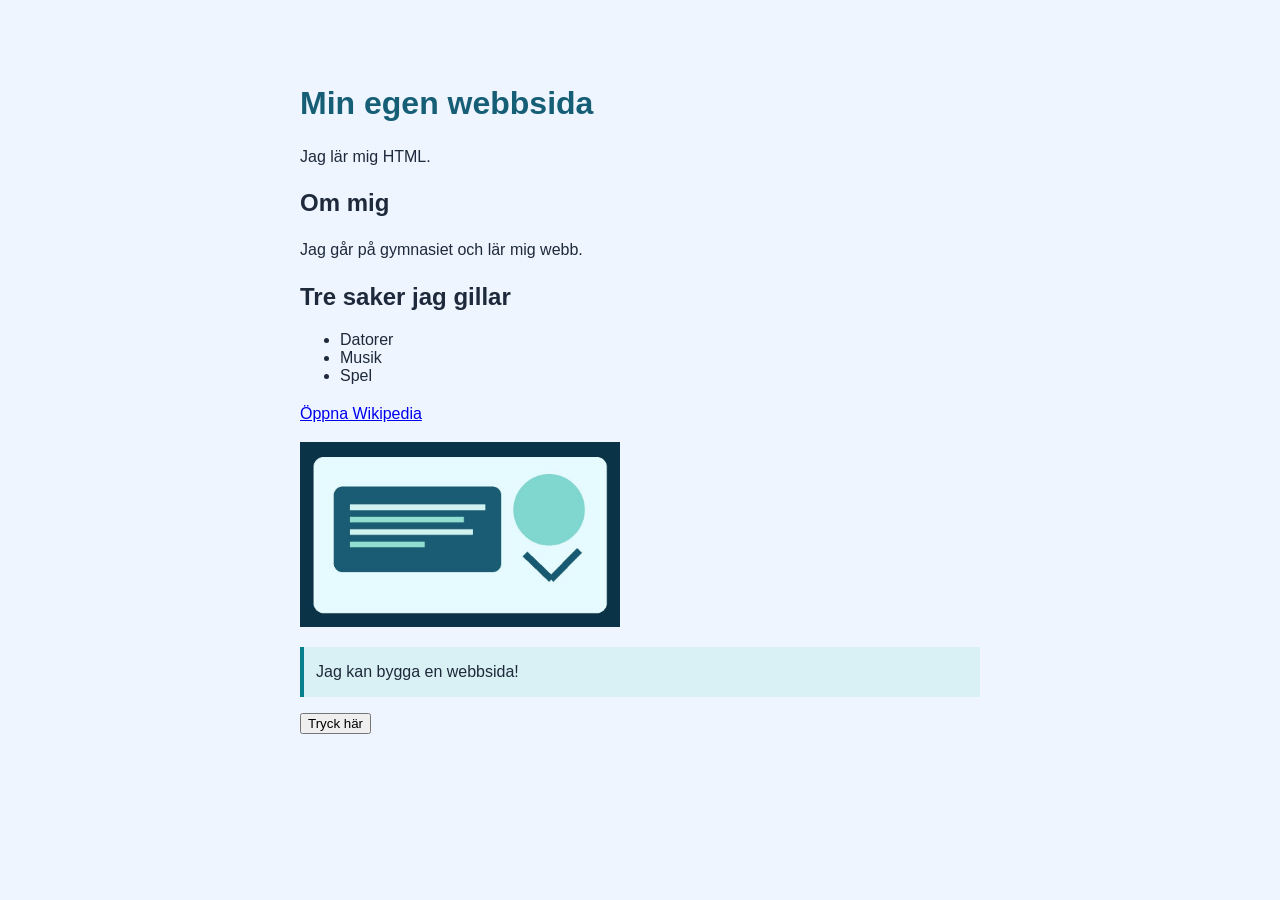
<file: facit/index.html>
<!DOCTYPE html>
<html lang="sv">
<head>
  <meta charset="UTF-8">
  <meta name="viewport" content="width=device-width, initial-scale=1.0">
  <title>Min egen webbsida</title>
  <link rel="stylesheet" href="style.css">
  <script src="script.js" defer></script>
</head>
<body>
  <h1>Min egen webbsida</h1>
  <p>Jag lär mig HTML.</p>
  <h2>Om mig</h2>
  <p>Jag går på gymnasiet och lär mig webb.</p>
  <h2>Tre saker jag gillar</h2>
  <ul>
    <li>Datorer</li>
    <li>Musik</li>
    <li>Spel</li>
  </ul>
  <p><a href="https://www.wikipedia.org/">Öppna Wikipedia</a></p>
  <img src="bild.jpg" alt="En bild av kod och en bock" width="320">
  <p class="viktigt">Jag kan bygga en webbsida!</p>
  <button id="hejKnapp">Tryck här</button>
  <p id="svar"></p>
</body>
</html>
</file>
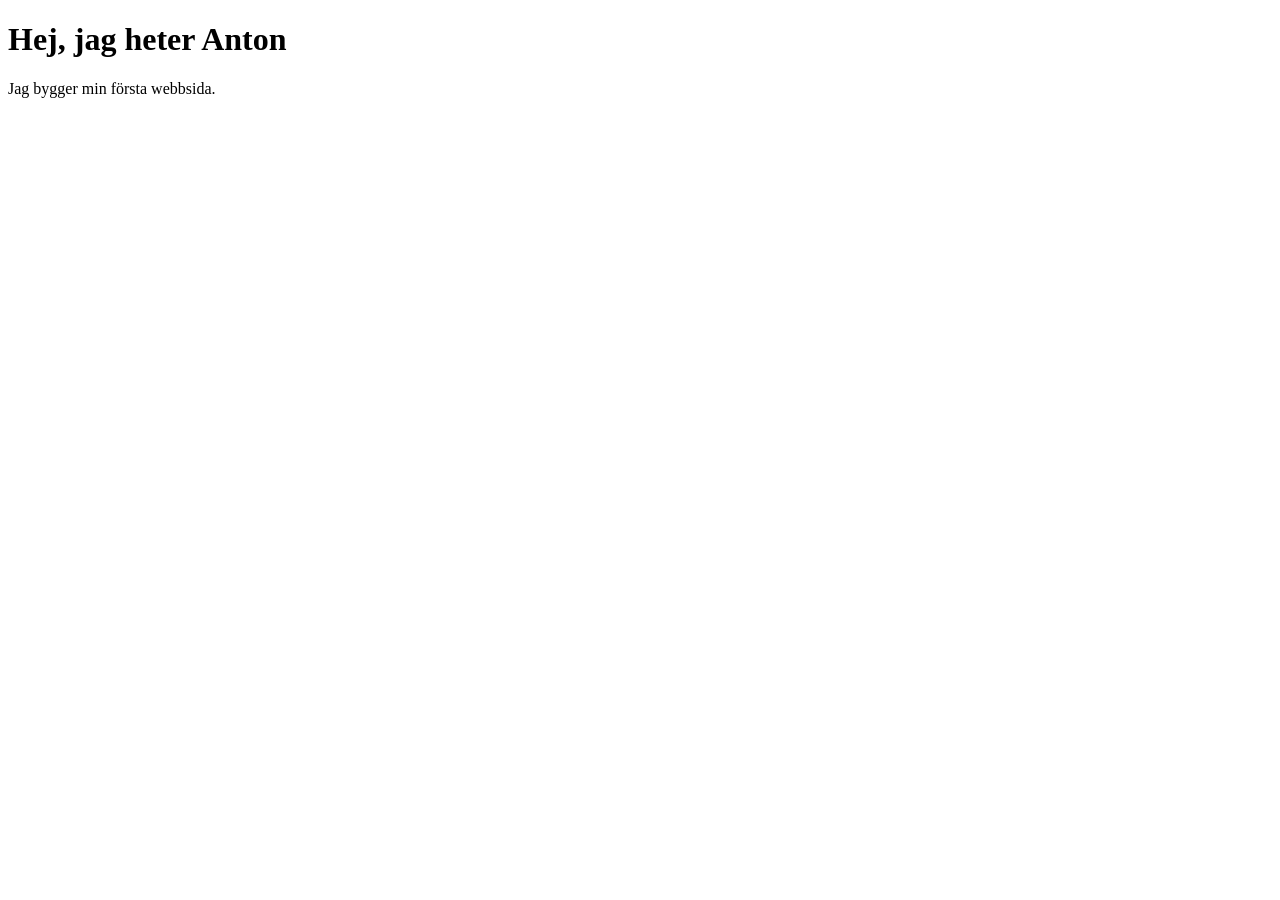
<file: min-webb/index.html>
<!DOCTYPE html>
<html lang="sv">
<head>
  <meta charset="UTF-8">
  <meta name="viewport" content="width=device-width, initial-scale=1.0">
  <title>Min första sida</title>
</head>
<body>
  <h1>Hej, jag heter Anton</h1>
  <p>Jag bygger min första webbsida.</p>
</body>
</html>
</file>
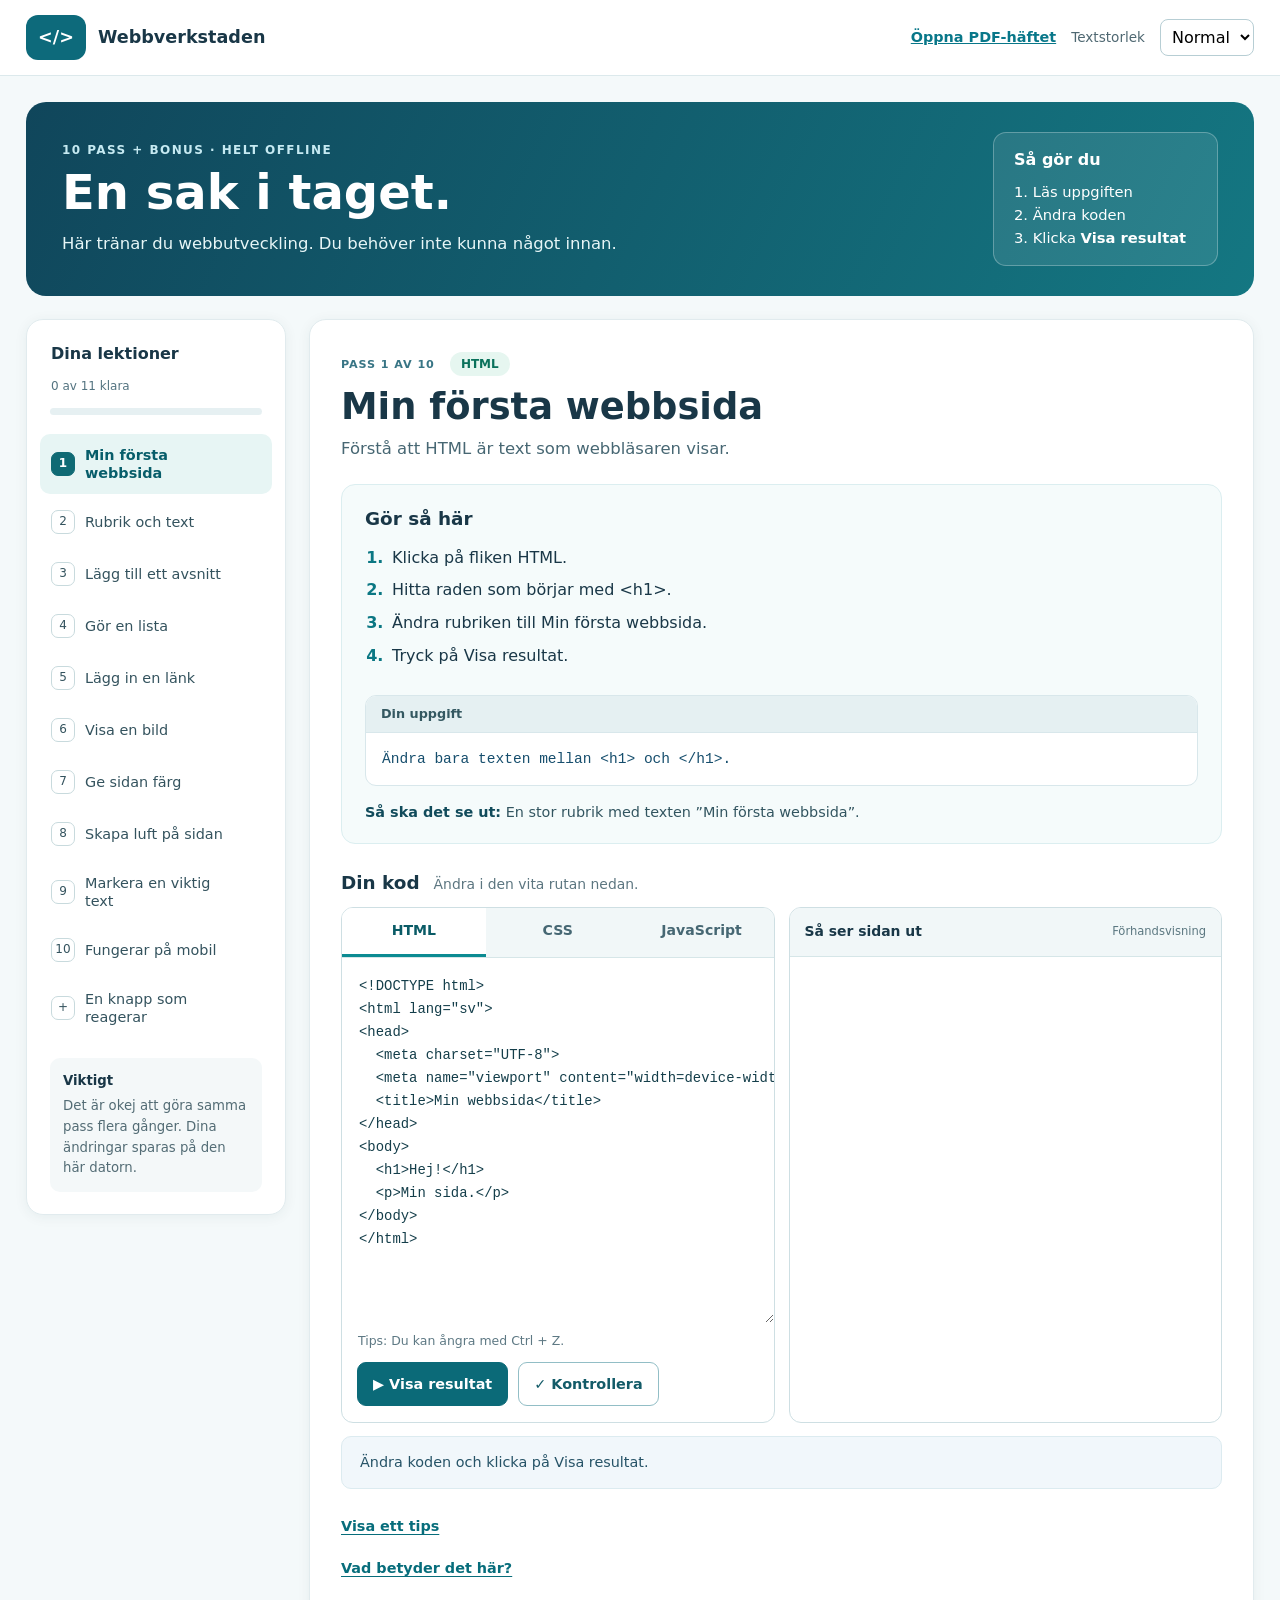
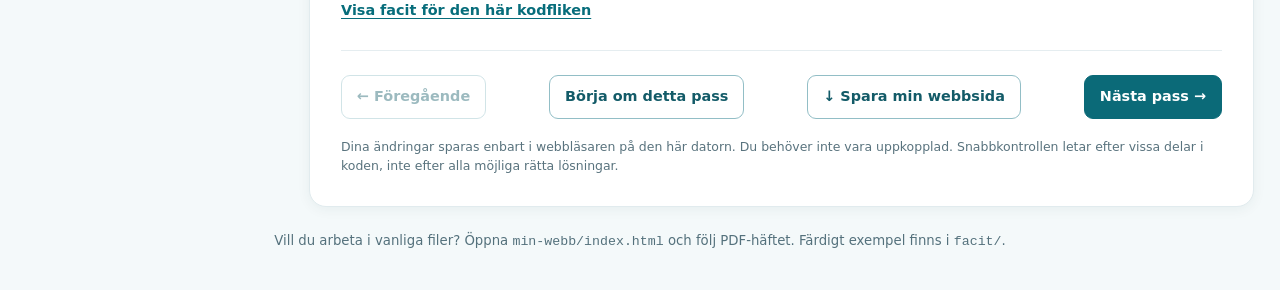
<file: starta-har.html>
<!DOCTYPE html>
<html lang="sv">
<head>
  <meta charset="UTF-8">
  <meta name="viewport" content="width=device-width, initial-scale=1.0">
  <meta name="color-scheme" content="light">
  <title>Webbverkstaden – webbutveckling steg för steg</title>
  <link rel="stylesheet" href="assets/app.css">
  <script src="assets/lessons.js" defer></script>
  <script src="assets/image-data.js" defer></script>
  <script src="assets/app.js" defer></script>
</head>
<body>
  <a class="skip-link" href="#lektion">Hoppa till lektionen</a>
  <header class="topbar">
    <div class="top-content">
      <div class="brand"><span class="brand-mark" aria-hidden="true">&lt;/&gt;</span><span>Webbverkstaden</span></div>
      <div class="top-actions">
        <a href="pdf/Anton_webbutveckling_steg_for_steg.pdf" target="_blank" rel="noopener">Öppna PDF-häftet</a>
        <label for="text-size" class="small">Textstorlek</label>
        <select id="text-size" aria-label="Textstorlek">
          <option value="1">Normal</option>
          <option value="1.15">Större</option>
          <option value="1.3">Störst</option>
        </select>
      </div>
    </div>
  </header>
  <main class="page">
    <section class="welcome" aria-label="Introduktion">
      <div><p class="eyebrow">10 PASS + BONUS · HELT OFFLINE</p>
      <h1>En sak i taget.</h1>
      <p>Här tränar du webbutveckling. Du behöver inte kunna något innan.</p></div>
      <div class="welcome-note"><strong>Så gör du</strong><span>1. Läs uppgiften<br>2. Ändra koden<br>3. Klicka <b>Visa resultat</b></span></div>
    </section>
    <section class="course">
      <aside class="sidebar" aria-label="Välj lektion">
        <div class="sidebar-head"><h2>Dina lektioner</h2><p id="progress-text">0 av 11 klara</p></div>
        <div class="progress-track" role="progressbar" aria-label="Avklarade lektioner" aria-valuemin="0" aria-valuemax="11" aria-valuenow="0" id="progress-track"><span id="progress-fill"></span></div>
        <nav id="lesson-list" aria-label="Lektioner"></nav>
        <div class="sidebar-help"><strong>Viktigt</strong><p>Det är okej att göra samma pass flera gånger. Dina ändringar sparas på den här datorn.</p></div>
      </aside>
      <section class="content" id="lektion" aria-labelledby="lesson-title">
        <div class="lesson-head">
          <span id="lesson-count" class="lesson-number">PASS 1 AV 10</span>
          <span class="topic" id="lesson-topic">HTML</span>
          <h2 id="lesson-title">Din första webbsida</h2>
          <p class="lesson-goal" id="lesson-goal"></p>
        </div>
        <section class="task-card" aria-labelledby="task-title">
          <h3 id="task-title">Gör så här</h3>
          <ol id="steps"></ol>
          <div class="task-code"><span>Din uppgift</span><pre id="try-this"></pre></div>
          <p class="expect"><strong>Så ska det se ut:</strong> <span id="expected"></span></p>
        </section>
        <div class="workspace-head"><h3>Din kod</h3><p>Ändra i den vita rutan nedan.</p></div>
        <section class="workspace" aria-label="Kod och resultat">
          <div class="editor-pane">
            <div class="editor-tabs" role="tablist" aria-label="Välj kodtyp">
              <button type="button" role="tab" id="tab-html" aria-controls="editor-panel" data-tab="html">HTML</button>
              <button type="button" role="tab" id="tab-css" aria-controls="editor-panel" data-tab="css">CSS</button>
              <button type="button" role="tab" id="tab-js" aria-controls="editor-panel" data-tab="js">JavaScript</button>
            </div>
            <div id="editor-panel" role="tabpanel" aria-label="Kodredigerare">
              <label for="code-editor" class="visually-hidden">Skriv kod här</label>
              <textarea id="code-editor" spellcheck="false" autocapitalize="off" autocomplete="off" autocorrect="off" aria-describedby="code-help"></textarea>
            </div>
            <p id="code-help" class="editor-tip">Tips: Du kan ångra med Ctrl + Z.</p>
            <div class="editor-actions">
              <button type="button" id="run" class="primary">▶ Visa resultat</button>
              <button type="button" id="check" class="secondary">✓ Kontrollera</button>
            </div>
          </div>
          <div class="preview-pane">
            <div class="preview-header"><strong>Så ser sidan ut</strong><span>Förhandsvisning</span></div>
            <iframe id="preview" title="Så ser din webbsida ut" sandbox="allow-scripts" referrerpolicy="no-referrer"></iframe>
          </div>
        </section>
        <div id="feedback" class="feedback" role="status" aria-live="polite">Börja med att ändra koden. Klicka sedan på <strong>Visa resultat</strong>.</div>
        <section class="help-section" aria-label="Tips och förklaring">
          <button type="button" id="hint-toggle" class="inline-action" aria-expanded="false">Visa ett tips</button>
          <p id="hint-text" class="hidden tip-box"></p>
          <button type="button" id="explain-toggle" class="inline-action" aria-expanded="false">Vad betyder det här?</button>
          <p id="explain-text" class="hidden tip-box"></p>
          <button type="button" id="solution-toggle" class="inline-action" aria-expanded="false">Visa facit för den här kodfliken</button>
          <div id="solution-box" class="hidden solution-box"><pre id="solution-code"></pre><button type="button" id="use-solution" class="secondary">Kopiera facit till min kod</button></div>
        </section>
        <div class="bottom-actions">
          <button type="button" id="prev" class="secondary">← Föregående</button>
          <button type="button" id="reset" class="secondary">Börja om detta pass</button>
          <button type="button" id="download" class="secondary">↓ Spara min webbsida</button>
          <button type="button" id="next" class="primary">Nästa pass →</button>
        </div>
        <div class="small-print">Dina ändringar sparas enbart i webbläsaren på den här datorn. Du behöver inte vara uppkopplad. Snabbkontrollen letar efter vissa delar i koden, inte efter alla möjliga rätta lösningar.</div>
      </section>
    </section>
    <footer class="footer">Vill du arbeta i vanliga filer? Öppna <code>min-webb/index.html</code> och följ PDF-häftet. Färdigt exempel finns i <code>facit/</code>.</footer>
  </main>
</body>
</html>
</file>
<file: facit/style.css>
body {
  background-color: #eef5ff;
  color: #1e293b;
  font-family: Arial, sans-serif;
  max-width: 680px;
  margin: 40px auto;
  padding: 24px;
}
h1 { color: #155e75; }
p { line-height: 1.6; }
.viktigt {
  background-color: #d9f1f4;
  border-left: 4px solid #087f8c;
  padding: 12px;
}
img { max-width: 100%; height: auto; }
</file>
<file: assets/app.css>
:root {font-family: system-ui,-apple-system,Segoe UI,Arial,sans-serif; color:#193747; background:#f4f9fa; font-size:16px;}
* {box-sizing:border-box;} html {scroll-behavior:smooth;} body {margin:0;line-height:1.55;}
a {color:#087789;} a:hover {text-decoration:none;} button,select,textarea {font:inherit;}
button {cursor:pointer;} button:focus-visible, a:focus-visible, textarea:focus-visible, select:focus-visible {outline:3px solid #ffbf69;outline-offset:2px;}
.skip-link {position:absolute;left:-9999px;top:0;background:#fff;padding:12px;z-index:10;}.skip-link:focus {left:10px;}
.topbar {background:#fff;border-bottom:1px solid #dce9ec;}.top-content {max-width:1320px;margin:0 auto;display:flex;align-items:center;justify-content:space-between;gap:20px;padding:15px 26px;}.brand {font-weight:800;font-size:1.1rem;display:flex;align-items:center;gap:12px;}.brand-mark {display:inline-flex;align-items:center;justify-content:center;border-radius:12px;background:#0d6a7b;color:#fff;padding:9px 12px;font-weight:800;}.top-actions {display:flex;align-items:center;gap:15px;flex-wrap:wrap}.top-actions a{font-size:.9rem;font-weight:700}.top-actions select{background:#fff;border:1px solid #b7ced4;padding:7px;border-radius:8px}.small{font-size:.85rem;color:#4f6872;}
.page {max-width:1320px;margin:0 auto;padding:26px;}.welcome {display:flex;justify-content:space-between;align-items:center;gap:32px;background:linear-gradient(115deg,#10465b,#147782);color:#fff;border-radius:20px;padding:30px 36px;margin-bottom:23px;}.eyebrow {font-size:.75rem;letter-spacing:.12em;font-weight:800;margin:0 0 6px;color:#c6eaf2;}.welcome h1 {font-size:clamp(2rem,4vw,3rem);line-height:1.12;margin:0 0 11px;}.welcome p:not(.eyebrow) {margin:0;font-size:1.03rem;max-width:42rem;color:#e7f6f7;}.welcome-note {background:#ffffff18;border:1px solid #ffffff44;border-radius:13px;padding:15px 20px;min-width:225px;display:grid;gap:8px;font-size:.92rem;}.welcome-note strong {font-size:1rem;}
.course {display:grid;grid-template-columns:260px minmax(0,1fr);gap:23px;align-items:start;}.sidebar,.content {background:#fff;border:1px solid #e1ebee;border-radius:17px;box-shadow:0 2px 13px #163b4710;}.sidebar {padding:22px 13px;position:sticky;top:12px;}.sidebar-head {padding:0 11px;display:flex;align-items:start;justify-content:space-between;gap:8px;flex-wrap:wrap}.sidebar h2 {margin:0;font-size:1rem;}.sidebar-head p {font-size:.75rem;color:#547481;margin:3px 0 0}.progress-track {margin:12px 10px 19px;height:7px;overflow:hidden;border-radius:12px;background:#e6f0f2}.progress-track span {display:block;height:100%;background:#148b84;width:0%;transition:width .2s;}
#lesson-list {display:grid;gap:4px;}.lesson-link {width:100%;background:#fff;border:0;padding:12px 11px;display:grid;grid-template-columns:25px 1fr 19px;align-items:center;text-align:left;gap:9px;border-radius:10px;color:#34535e;line-height:1.25;font-size:.9rem;}.lesson-link:hover{background:#eff8f8}.lesson-link.active{background:#e7f5f4;color:#075d6a;font-weight:750}.lesson-link .number {border:1px solid #c8dadd;border-radius:7px;width:24px;height:24px;display:grid;place-items:center;font-size:.75rem;font-variant-numeric:tabular-nums}.lesson-link.active .number{background:#0f6a74;border-color:#0f6a74;color:white}.lesson-link .done {color:#138b7c;font-weight:800}.sidebar-help {margin:20px 10px 0;background:#f4f8f9;padding:13px;border-radius:10px;font-size:.83rem}.sidebar-help p {margin:5px 0 0;color:#536c75;}
.content {padding:31px;min-width:0;}.lesson-head {margin-bottom:22px}.lesson-number{font-weight:800;letter-spacing:.08em;font-size:.7rem;color:#387585}.topic{background:#e6f6f0;border-radius:20px;color:#0a715b;font-weight:750;font-size:.75rem;padding:5px 11px;margin-left:10px}.lesson-head h2{font-size:clamp(1.7rem,3vw,2.3rem);line-height:1.2;margin:10px 0 7px}.lesson-goal{margin:0;color:#476773;font-size:1.03rem}
.task-card {background:#f5fbfb;border:1px solid #dbeef0;border-radius:14px;padding:20px 23px;}.task-card h3 {margin:0 0 12px;font-size:1.15rem}.task-card ol {padding-left:24px;margin:0 0 18px;}.task-card li {padding:0 0 8px 3px;}.task-card li::marker {font-weight:800;color:#0b7783}.task-code {background:#fff;border:1px solid #d8e7eb;border-radius:11px;overflow:hidden}.task-code>span {display:block;padding:8px 15px;background:#e5f0f2;border-bottom:1px solid #d8e7eb;color:#345861;font-size:.8rem;font-weight:800}.task-code pre {margin:0;white-space:pre-wrap;overflow-wrap:anywhere;padding:14px 16px;font:500 .91rem/1.65 ui-monospace,SFMono-Regular,Consolas,monospace;color:#164e6d}.expect {margin:15px 0 0;font-size:.9rem;color:#325560}.expect strong{color:#114b5b}
.workspace-head {display:flex;gap:14px;align-items:baseline;flex-wrap:wrap;margin:25px 0 10px}.workspace-head h3{font-size:1.15rem;margin:0}.workspace-head p {margin:0;color:#5c7680;font-size:.87rem}.workspace {display:grid;grid-template-columns:minmax(0,1fr) minmax(0,1fr);gap:14px;align-items:stretch}.editor-pane,.preview-pane {border:1px solid #cedfe3;border-radius:12px;min-width:0;overflow:hidden;background:#fff}.editor-tabs {display:flex;background:#f1f7f8;border-bottom:1px solid #d6e6e8}.editor-tabs button {flex:1;padding:12px 5px;font-weight:700;background:transparent;border:0;border-bottom:3px solid transparent;color:#466773;font-size:.88rem;}.editor-tabs button[aria-selected="true"] {background:#fff;border-bottom-color:#0c8b92;color:#0a5b66}.editor-pane textarea {width:100%;height:365px;min-height:240px;resize:vertical;border:0;padding:17px;white-space:pre;overflow:auto;font:500 .87rem/1.65 ui-monospace,SFMono-Regular,Consolas,monospace;color:#143e4a;tab-size:2;outline:none;}.editor-pane textarea:focus-visible {outline:3px solid #ffbf69;outline-offset:-4px}.editor-tip{font-size:.78rem;color:#5e7984;margin:0 16px 12px}.editor-actions {display:flex;gap:10px;flex-wrap:wrap;padding:0 15px 16px}.preview-header {display:flex;justify-content:space-between;gap:8px;align-items:center;background:#f1f7f8;border-bottom:1px solid #d6e6e8;padding:13px 15px;font-size:.87rem}.preview-header span {font-size:.72rem;color:#5c7881}.preview-pane iframe{width:100%;height:448px;border:0;background:white;display:block}.primary,.secondary{border-radius:9px;min-height:44px;padding:9px 15px;font-weight:750;font-size:.9rem;}.primary {background:#0b6a78;color:#fff;border:1px solid #0b6a78}.primary:hover{background:#095361}.secondary {background:#fff;color:#135b68;border:1px solid #92bec6}.secondary:hover{background:#edf8f9}.primary:disabled,.secondary:disabled {opacity:.42;cursor:not-allowed}.feedback{margin-top:13px;border-radius:10px;background:#f1f7fb;border:1px solid #dcebf0;color:#265367;padding:14px 18px;font-size:.9rem}.feedback.success {background:#edf9f3;border-color:#c8e8da;color:#24624c}.feedback.warning{background:#fff7e8;border-color:#f0dfbd;color:#765323}.feedback ul{margin:7px 0 0;padding-left:21px}.feedback p{margin:0}
.help-section {display:flex;flex-direction:column;align-items:flex-start;gap:8px;margin:20px 0 0}.inline-action{background:transparent;border:0;color:#076d7b;padding:6px 0;font-size:.9rem;font-weight:750;text-decoration:underline;text-underline-offset:3px}.tip-box,.solution-box{margin:0 0 8px;width:100%;padding:13px 16px;background:#f4f7f8;border-radius:10px;border:1px solid #e1eced;font-size:.9rem}.solution-box pre {max-height:310px;overflow:auto;white-space:pre-wrap;overflow-wrap:anywhere;background:#fff;padding:13px;font:500 .83rem/1.55 ui-monospace,monospace}.hidden{display:none}.bottom-actions{display:flex;gap:10px;align-items:center;justify-content:space-between;flex-wrap:wrap;padding:24px 0 0;border-top:1px solid #e5edf0;margin-top:22px}.small-print{font-size:.78rem;color:#59737e;margin-top:18px}.footer {text-align:center;color:#54717c;font-size:.83rem;margin:24px auto 12px;}.footer code {font-family:ui-monospace,monospace}.visually-hidden{position:absolute;width:1px;height:1px;padding:0;margin:-1px;overflow:hidden;clip:rect(0,0,0,0);white-space:nowrap;border:0}
@media(max-width:1050px){.course{grid-template-columns:215px minmax(0,1fr)}.content{padding:23px}.workspace{grid-template-columns:1fr}.preview-pane iframe{height:325px}.editor-pane textarea{height:300px}.sidebar{position:static}}
@media(max-width:750px){.page{padding:12px}.top-content{padding:11px 14px;flex-wrap:wrap}.top-actions{gap:9px}.top-actions label{display:none}.welcome{padding:22px;flex-wrap:wrap;border-radius:12px}.welcome-note{width:100%;min-width:0}.course{grid-template-columns:1fr;gap:12px}.sidebar{padding:15px}.sidebar-head{align-items:center}.sidebar-help{display:none}#lesson-list{grid-template-columns:repeat(4,minmax(0,1fr));gap:4px}.lesson-link{display:flex;justify-content:center;padding:7px 1px;min-height:42px}.lesson-link .lesson-name{display:none}.lesson-link .done{font-size:.7rem}.content{padding:17px}.task-card{padding:16px}.lesson-head h2{font-size:1.6rem}.editor-tabs button{font-size:.77rem}.bottom-actions{justify-content:center}.bottom-actions button{flex:1;min-width:125px}.preview-pane iframe{height:280px}}
@media(prefers-reduced-motion:reduce){* {scroll-behavior:auto!important;transition:none!important}}
</file>
